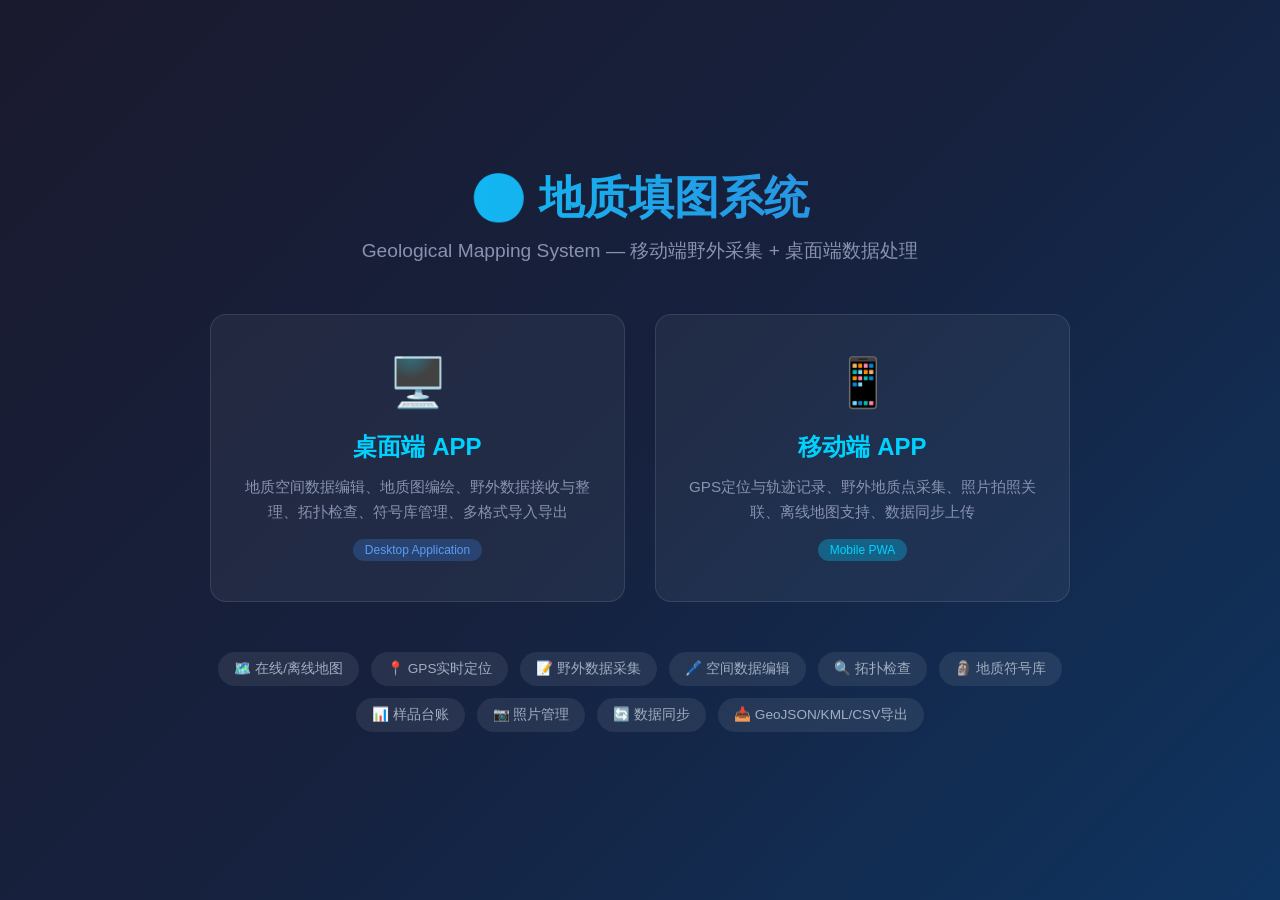
<file: frontend/index.html>
<!DOCTYPE html>
<html lang="zh-CN">
<head>
    <meta charset="UTF-8">
    <meta name="viewport" content="width=device-width, initial-scale=1.0">
    <title>地质填图系统 - Geological Mapping System</title>
    <style>
        * { margin: 0; padding: 0; box-sizing: border-box; }
        body {
            font-family: 'Microsoft YaHei', 'Segoe UI', sans-serif;
            background: linear-gradient(135deg, #1a1a2e 0%, #16213e 50%, #0f3460 100%);
            color: #fff;
            min-height: 100vh;
            display: flex;
            flex-direction: column;
            align-items: center;
            justify-content: center;
        }
        .container { text-align: center; max-width: 900px; padding: 40px 20px; }
        h1 { font-size: 2.8em; margin-bottom: 10px; background: linear-gradient(90deg, #00d2ff, #3a7bd5); -webkit-background-clip: text; -webkit-text-fill-color: transparent; }
        .subtitle { font-size: 1.2em; color: #8892b0; margin-bottom: 50px; }
        .cards { display: grid; grid-template-columns: repeat(auto-fit, minmax(300px, 1fr)); gap: 30px; margin-top: 20px; }
        .card {
            background: rgba(255,255,255,0.05);
            border: 1px solid rgba(255,255,255,0.1);
            border-radius: 16px;
            padding: 40px 30px;
            transition: all 0.3s ease;
            cursor: pointer;
            text-decoration: none;
            color: #fff;
            display: block;
        }
        .card:hover {
            transform: translateY(-5px);
            background: rgba(255,255,255,0.1);
            border-color: rgba(0,210,255,0.5);
            box-shadow: 0 20px 40px rgba(0,0,0,0.3);
        }
        .card-icon { font-size: 3em; margin-bottom: 20px; }
        .card h2 { font-size: 1.5em; margin-bottom: 12px; color: #00d2ff; }
        .card p { color: #8892b0; line-height: 1.6; font-size: 0.95em; }
        .badge {
            display: inline-block;
            padding: 4px 12px;
            border-radius: 12px;
            font-size: 0.75em;
            margin-top: 15px;
        }
        .badge-desktop { background: rgba(58,123,213,0.3); color: #5b9cf5; }
        .badge-mobile { background: rgba(0,210,255,0.3); color: #00d2ff; }
        .features { margin-top: 50px; display: flex; flex-wrap: wrap; justify-content: center; gap: 12px; }
        .feature-tag {
            background: rgba(255,255,255,0.08);
            padding: 8px 16px;
            border-radius: 20px;
            font-size: 0.85em;
            color: #a0aec0;
        }
    </style>
</head>
<body>
    <div class="container">
        <h1>🌍 地质填图系统</h1>
        <p class="subtitle">Geological Mapping System — 移动端野外采集 + 桌面端数据处理</p>

        <div class="cards">
            <a href="/desktop/" class="card">
                <div class="card-icon">🖥️</div>
                <h2>桌面端 APP</h2>
                <p>地质空间数据编辑、地质图编绘、野外数据接收与整理、拓扑检查、符号库管理、多格式导入导出</p>
                <span class="badge badge-desktop">Desktop Application</span>
            </a>
            <a href="/mobile/" class="card">
                <div class="card-icon">📱</div>
                <h2>移动端 APP</h2>
                <p>GPS定位与轨迹记录、野外地质点采集、照片拍照关联、离线地图支持、数据同步上传</p>
                <span class="badge badge-mobile">Mobile PWA</span>
            </a>
        </div>

        <div class="features">
            <span class="feature-tag">🗺️ 在线/离线地图</span>
            <span class="feature-tag">📍 GPS实时定位</span>
            <span class="feature-tag">📝 野外数据采集</span>
            <span class="feature-tag">🖊️ 空间数据编辑</span>
            <span class="feature-tag">🔍 拓扑检查</span>
            <span class="feature-tag">🗿 地质符号库</span>
            <span class="feature-tag">📊 样品台账</span>
            <span class="feature-tag">📷 照片管理</span>
            <span class="feature-tag">🔄 数据同步</span>
            <span class="feature-tag">📥 GeoJSON/KML/CSV导出</span>
        </div>
    </div>
</body>
</html>
</file>
